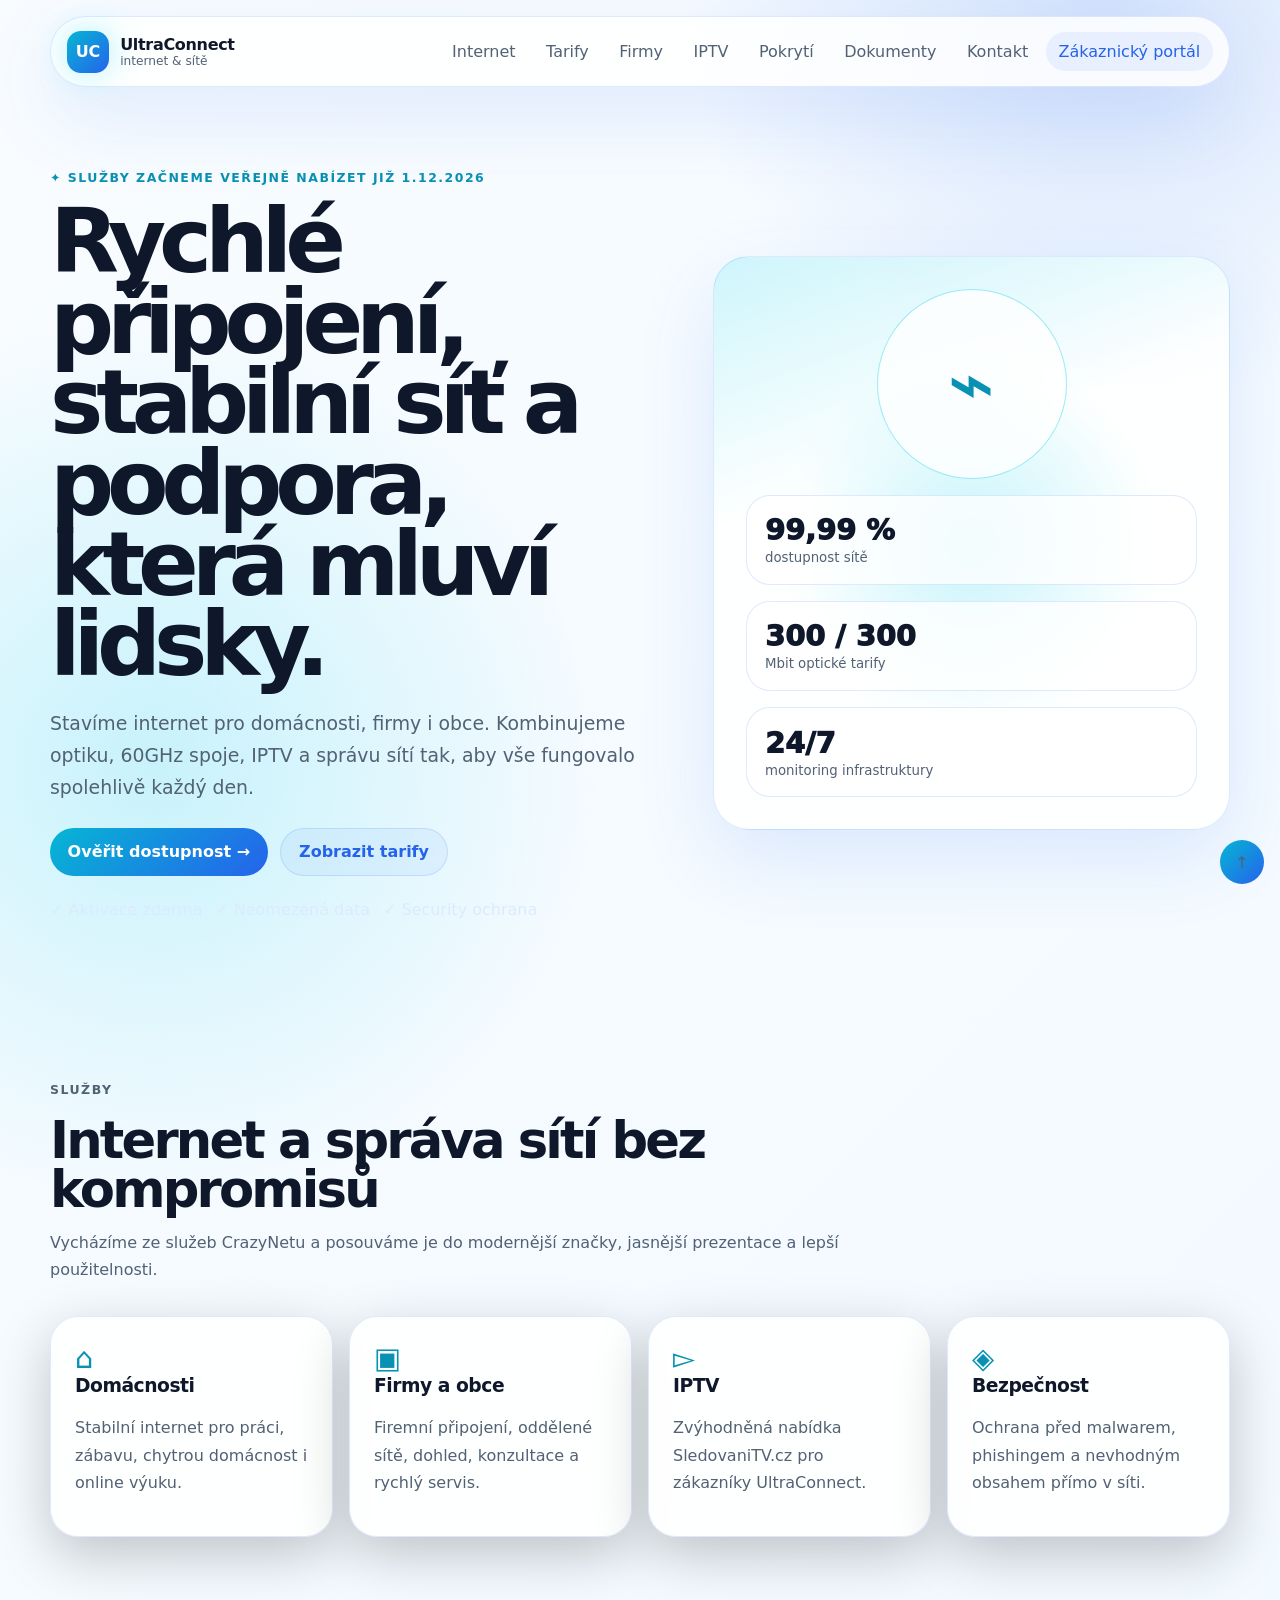
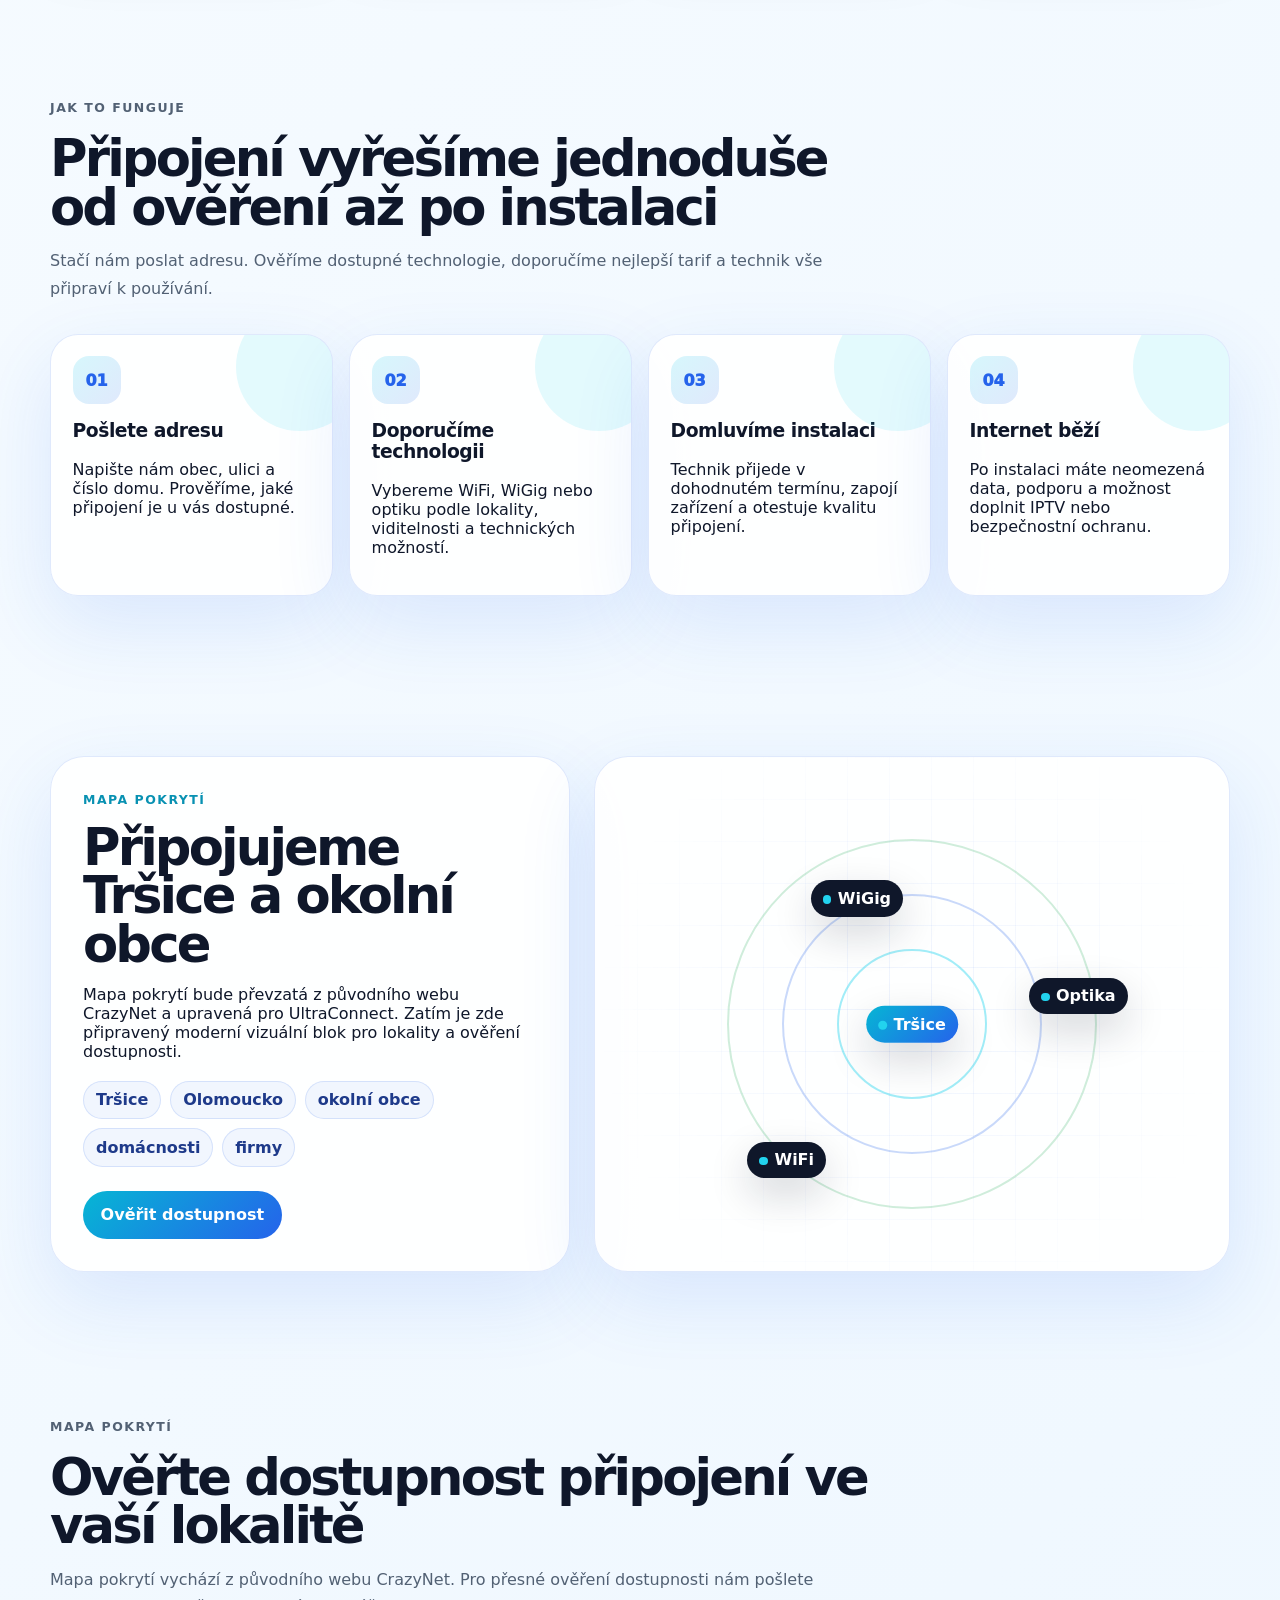
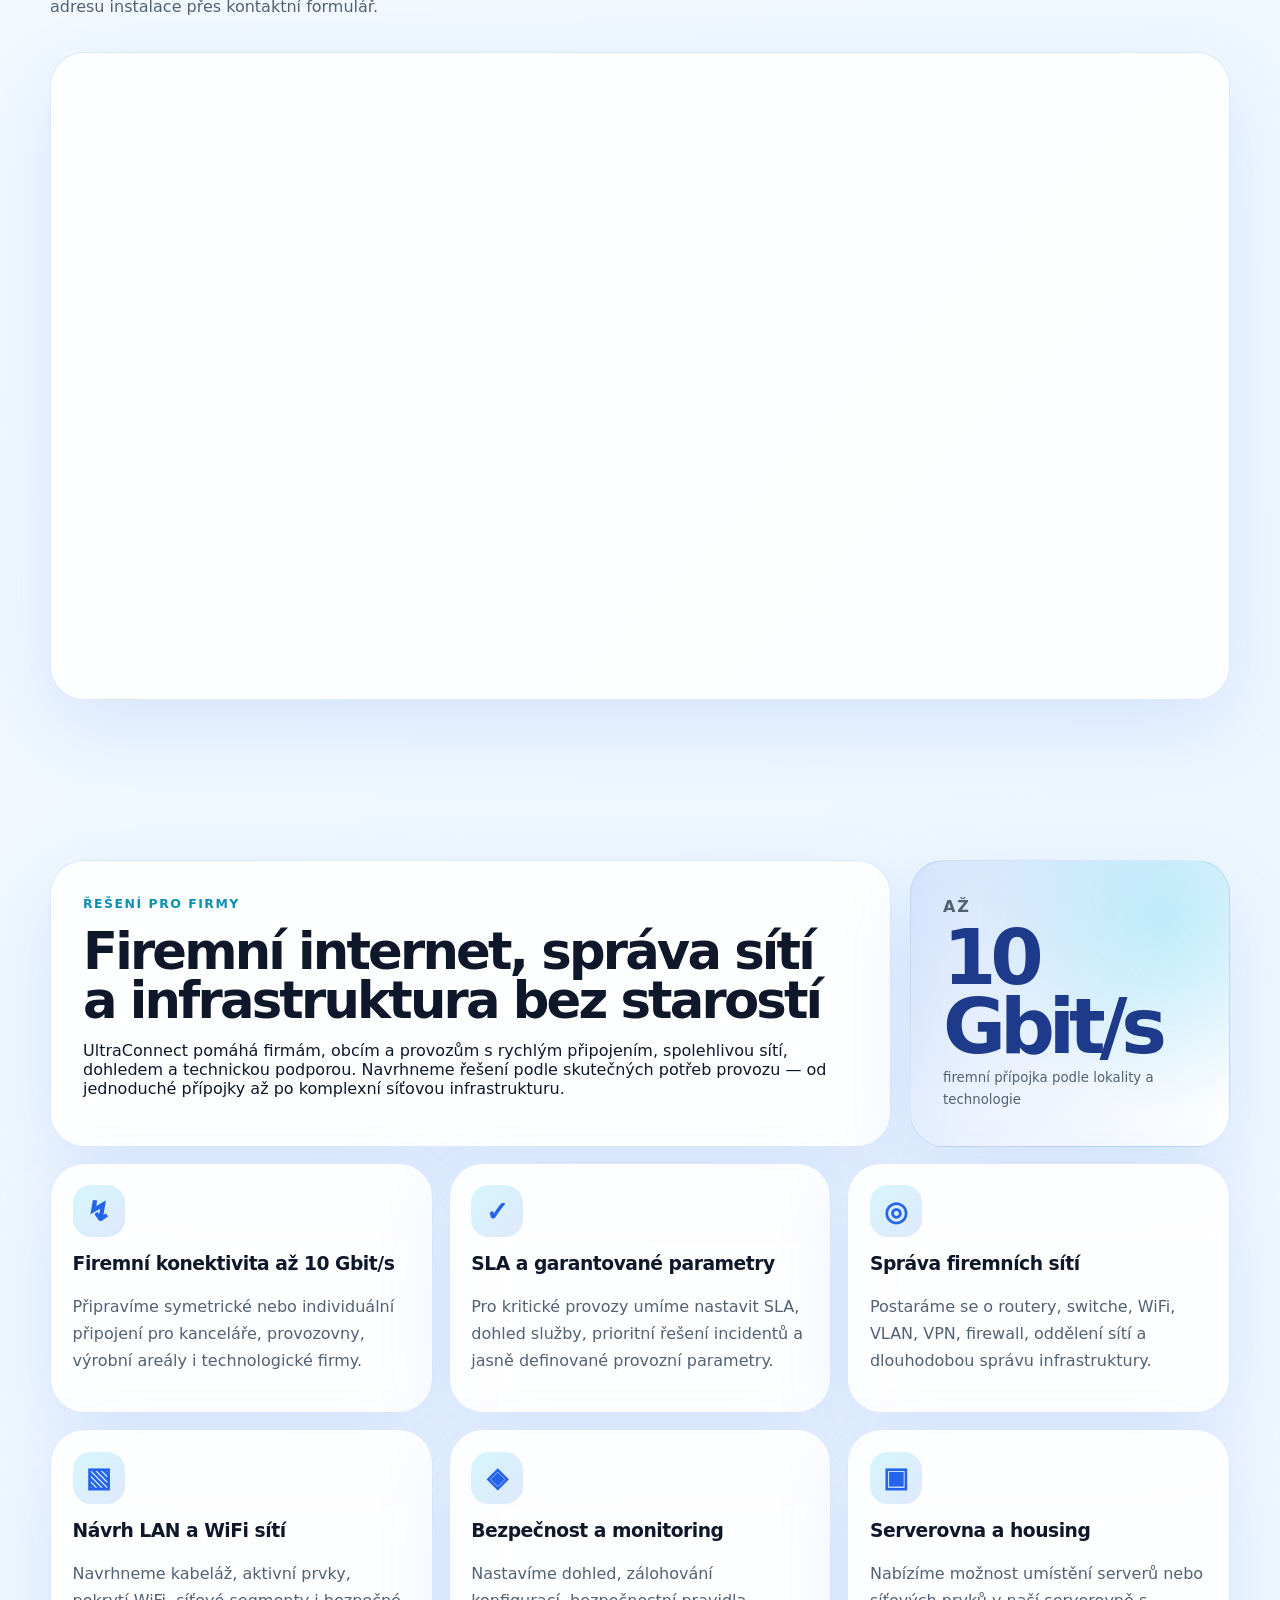
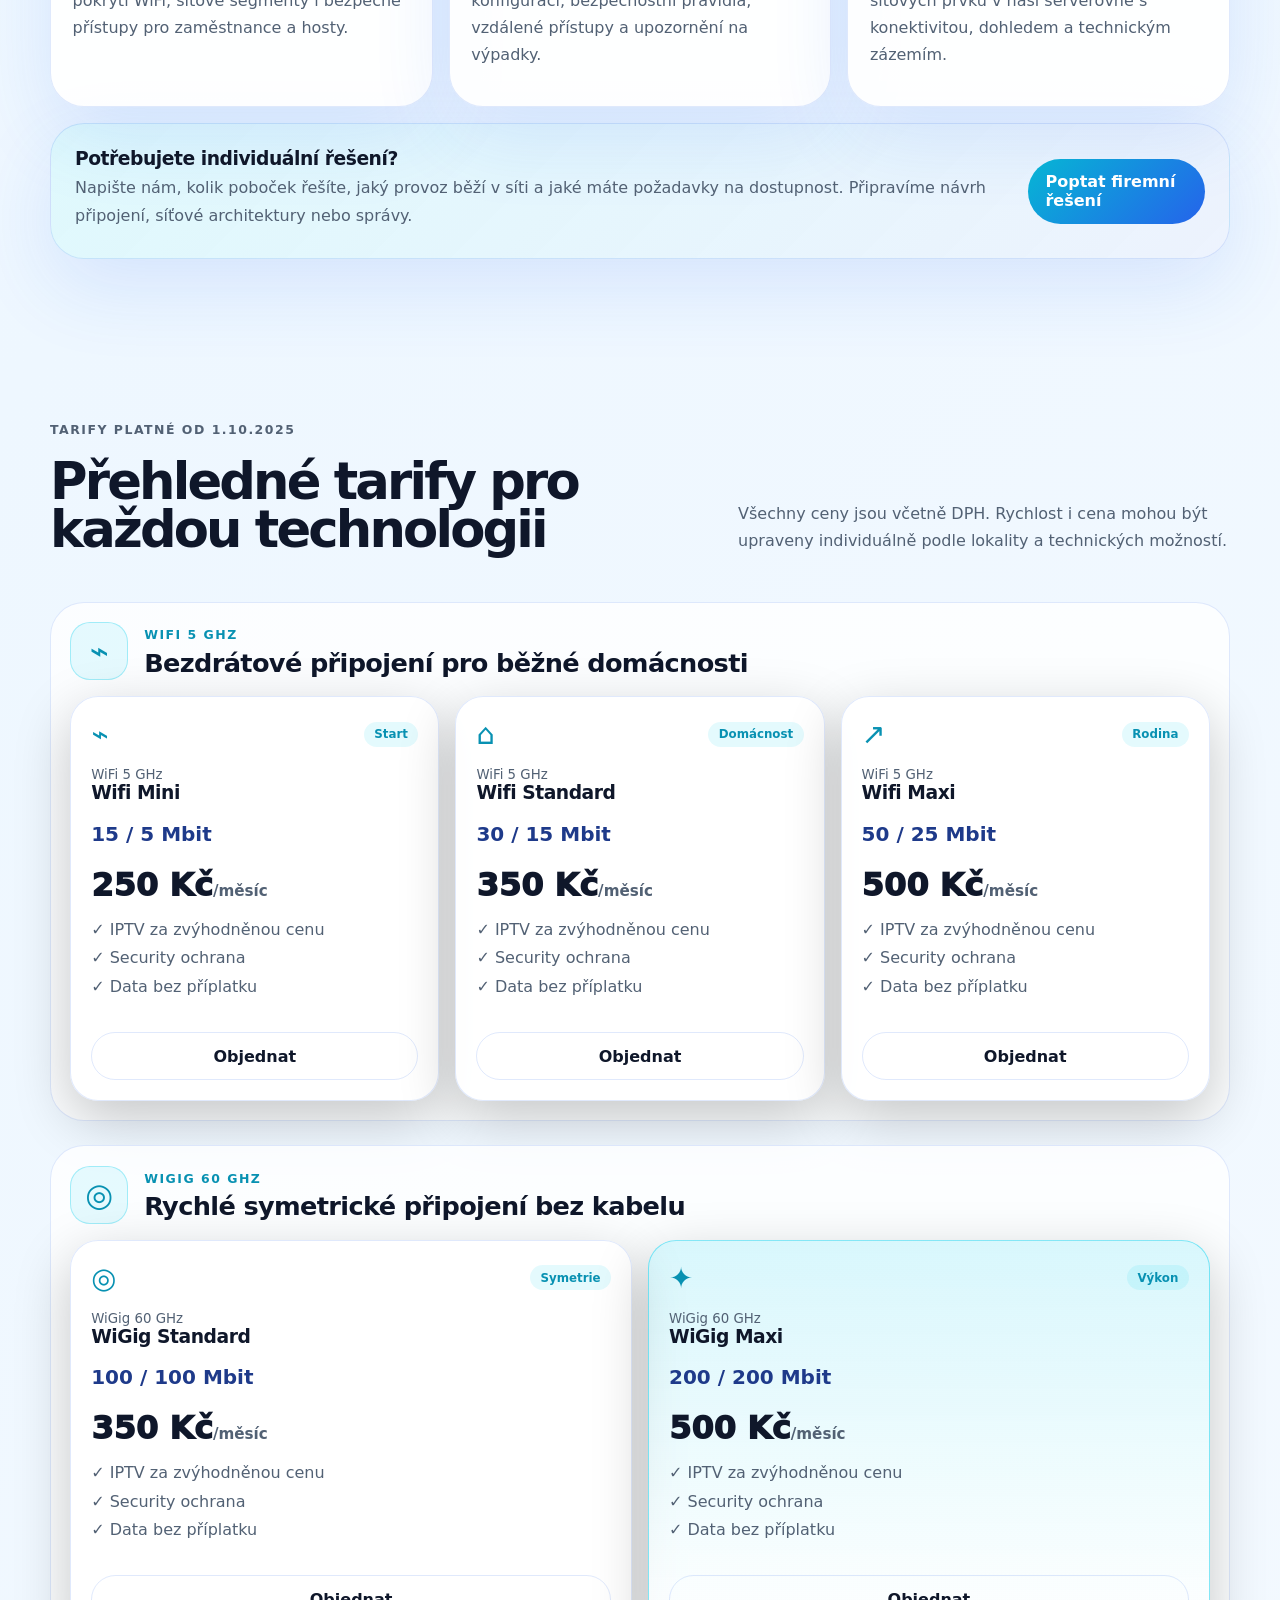
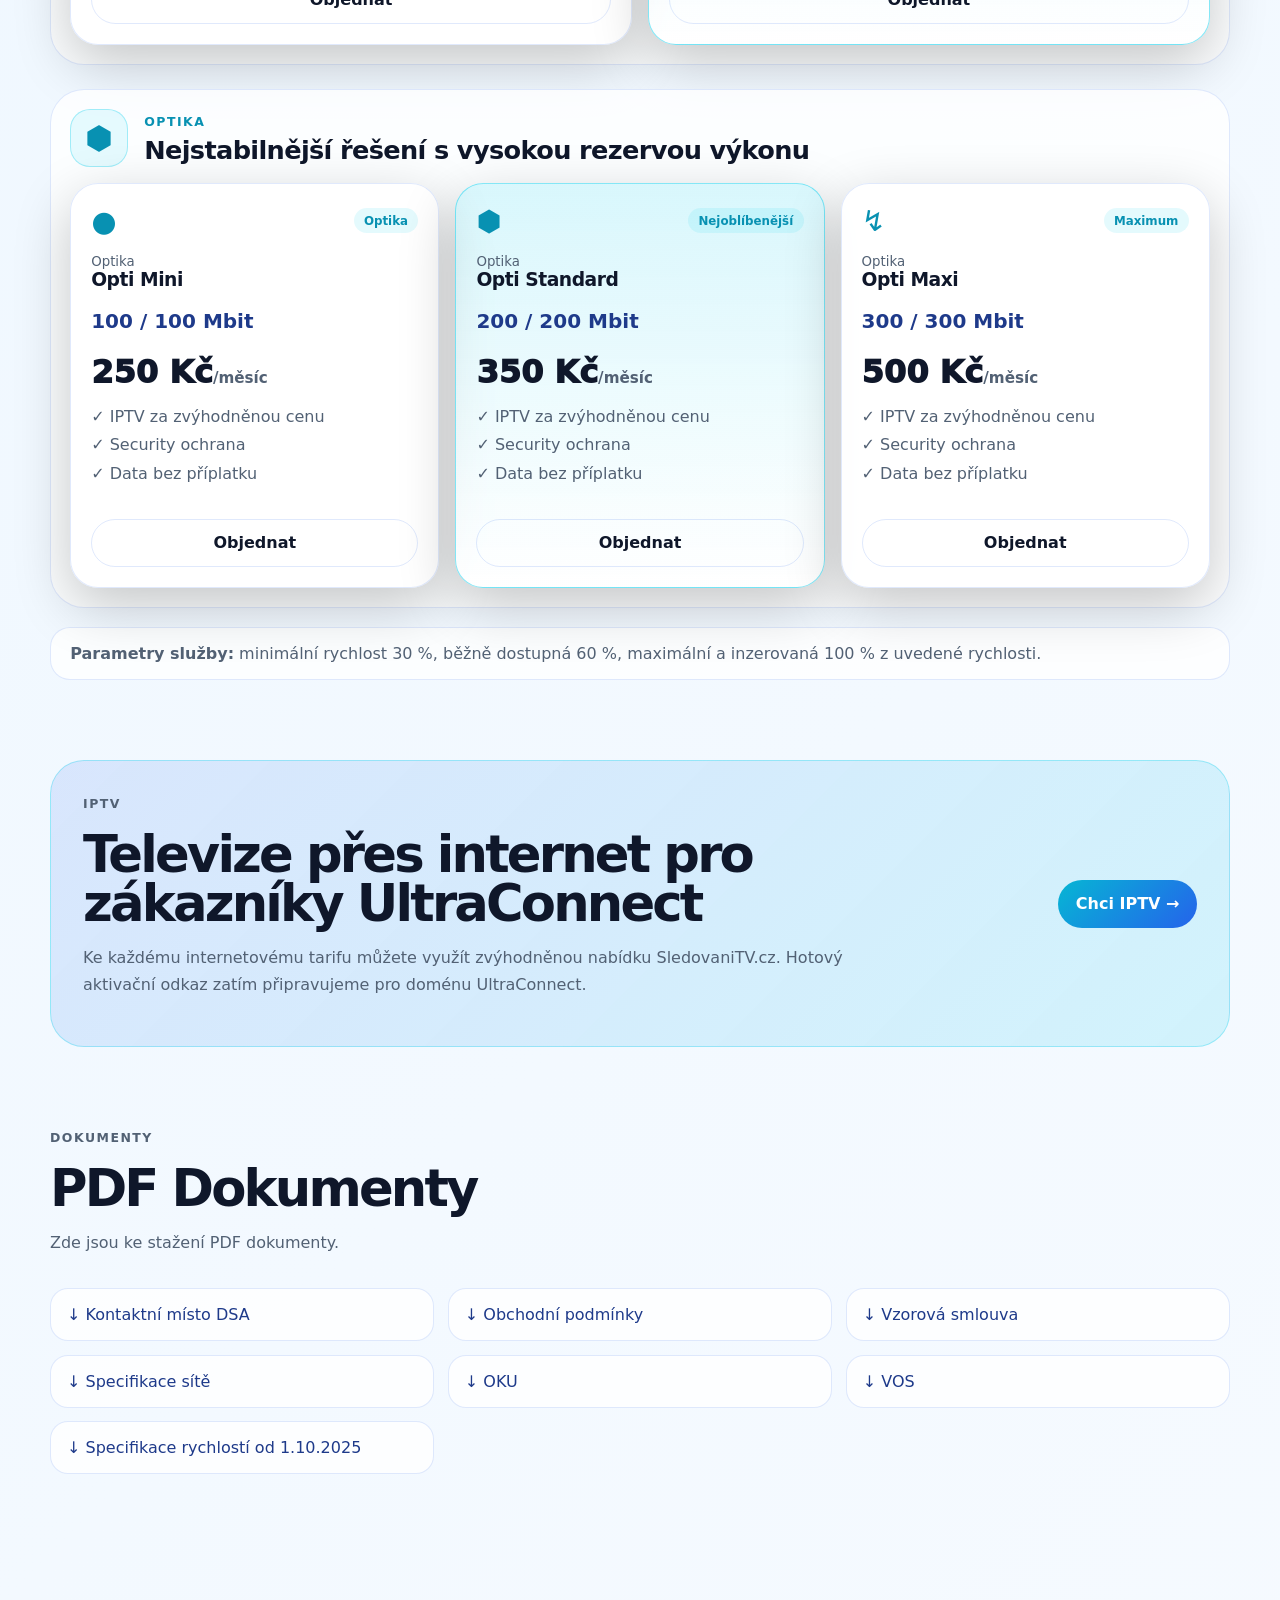
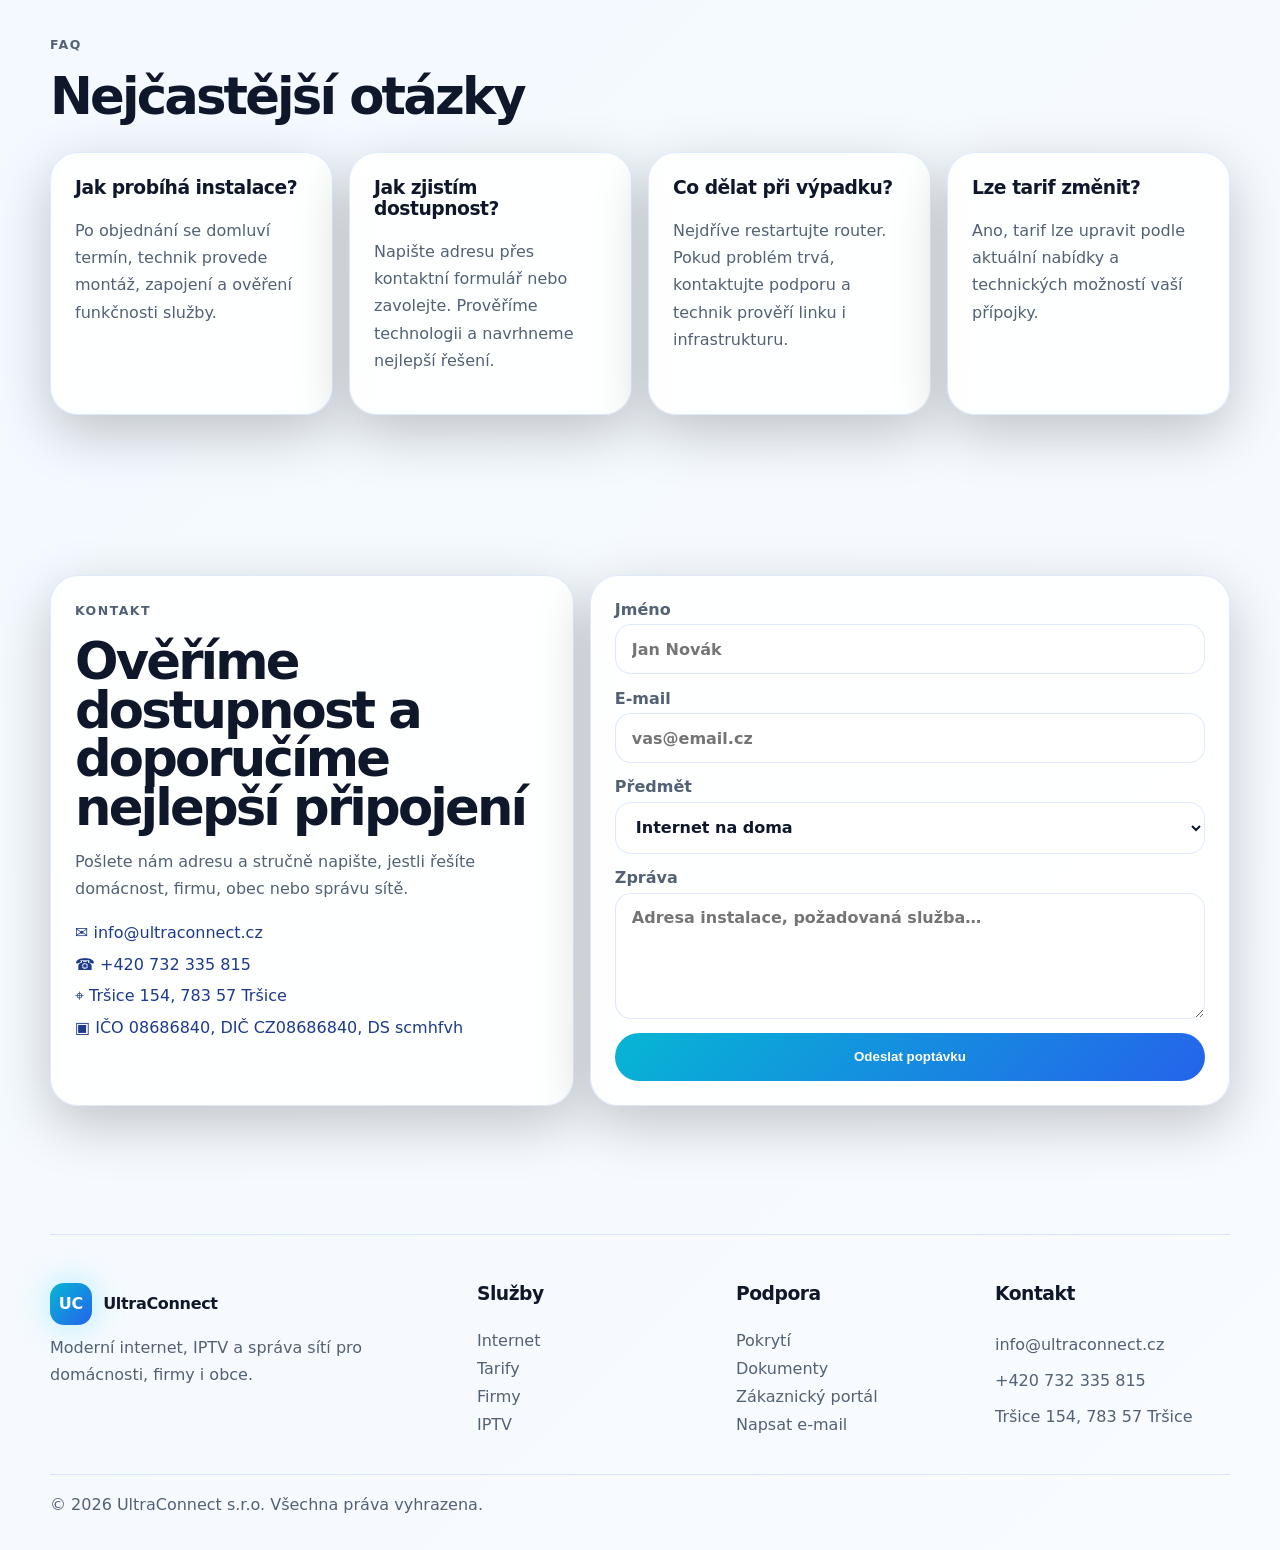
<file: index.html>
<!doctype html>
<html lang="cs">
<head>
  <meta charset="UTF-8" />
  <meta name="viewport" content="width=device-width, initial-scale=1.0" />
  <meta name="description" content="UltraConnect – rychlý internet, IPTV, správa sítí a servis pro domácnosti, firmy i obce." />
  <title>UltraConnect | Moderní internet a správa sítí</title>
  <link rel="stylesheet" href="assets/styles.css" />
  <script defer src="assets/main.js"></script>
</head>
<body>
  <header class="site-header">
    <a class="brand" href="#top" aria-label="UltraConnect úvod">
      <span class="brand-mark">UC</span>
      <span>
        <strong>UltraConnect</strong>
        <small>internet &amp; sítě</small>
      </span>
    </a>

    <button class="menu-toggle" type="button" aria-label="Otevřít menu" aria-expanded="false">☰</button>

    <nav aria-label="Hlavní navigace">
      <a href="#internet">Internet</a>
      <a href="#tarify">Tarify</a>
      <a href="#firmy">Firmy</a>
      <a href="#iptv">IPTV</a>
      <a href="#pokryti">Pokrytí</a>
      <a href="#dokumenty">Dokumenty</a>
      <a href="#kontakt">Kontakt</a>
      <a class="portal-link" href="https://portal.ultraconnect.cz">Zákaznický portál</a>
    </nav>
  </header>

  <main>
    <section class="hero" id="top">
      <div class="hero-copy">
        <p class="eyebrow">✦ Služby začneme veřejně nabízet již 1.12.2026</p>
        <h1>Rychlé připojení, stabilní síť a podpora, která mluví lidsky.</h1>
        <p class="lead">
          Stavíme internet pro domácnosti, firmy i obce. Kombinujeme optiku, 60GHz spoje,
          IPTV a správu sítí tak, aby vše fungovalo spolehlivě každý den.
        </p>

        <div class="hero-actions">
          <a class="button primary" href="#kontakt">Ověřit dostupnost →</a>
          <a class="button secondary" href="#tarify">Zobrazit tarify</a>
        </div>

        <div class="trust-row">
          <span>✓ Aktivace zdarma</span>
          <span>✓ Neomezená data</span>
          <span>✓ Security ochrana</span>
        </div>
      </div>

      <div class="hero-card">
        <div class="signal-orb">⌁</div>
        <div class="metric">
          <span>99,99 %</span>
          <small>dostupnost sítě</small>
        </div>
        <div class="metric">
          <span>300 / 300</span>
          <small>Mbit optické tarify</small>
        </div>
        <div class="metric">
          <span>24/7</span>
          <small>monitoring infrastruktury</small>
        </div>
      </div>
    </section>

    <section class="section" id="internet">
      <div class="section-heading">
        <p class="eyebrow">Služby</p>
        <h2>Internet a správa sítí bez kompromisů</h2>
        <p>
          Vycházíme ze služeb CrazyNetu a posouváme je do modernější značky,
          jasnější prezentace a lepší použitelnosti.
        </p>
      </div>

      <div class="service-grid">
        <article class="service-card">
          <span class="card-icon">⌂</span>
          <h3>Domácnosti</h3>
          <p>Stabilní internet pro práci, zábavu, chytrou domácnost i online výuku.</p>
        </article>

        <article class="service-card">
          <span class="card-icon">▣</span>
          <h3>Firmy a obce</h3>
          <p>Firemní připojení, oddělené sítě, dohled, konzultace a rychlý servis.</p>
        </article>

        <article class="service-card">
          <span class="card-icon">▻</span>
          <h3>IPTV</h3>
          <p>Zvýhodněná nabídka SledovaniTV.cz pro zákazníky UltraConnect.</p>
        </article>

        <article class="service-card">
          <span class="card-icon">◈</span>
          <h3>Bezpečnost</h3>
          <p>Ochrana před malwarem, phishingem a nevhodným obsahem přímo v síti.</p>
        </article>
      </div>
    </section>


    <section class="section process" id="postup">
      <div class="section-heading">
        <p class="eyebrow">Jak to funguje</p>
        <h2>Připojení vyřešíme jednoduše od ověření až po instalaci</h2>
        <p>Stačí nám poslat adresu. Ověříme dostupné technologie, doporučíme nejlepší tarif a technik vše připraví k používání.</p>
      </div>

      <div class="process-grid">
        <article>
          <span class="step-number">01</span>
          <h3>Pošlete adresu</h3>
          <p>Napište nám obec, ulici a číslo domu. Prověříme, jaké připojení je u vás dostupné.</p>
        </article>
        <article>
          <span class="step-number">02</span>
          <h3>Doporučíme technologii</h3>
          <p>Vybereme WiFi, WiGig nebo optiku podle lokality, viditelnosti a technických možností.</p>
        </article>
        <article>
          <span class="step-number">03</span>
          <h3>Domluvíme instalaci</h3>
          <p>Technik přijede v dohodnutém termínu, zapojí zařízení a otestuje kvalitu připojení.</p>
        </article>
        <article>
          <span class="step-number">04</span>
          <h3>Internet běží</h3>
          <p>Po instalaci máte neomezená data, podporu a možnost doplnit IPTV nebo bezpečnostní ochranu.</p>
        </article>
      </div>
    </section>

    <section class="section coverage" id="pokryti">
      <div class="coverage-copy">
        <p class="eyebrow">Mapa pokrytí</p>
        <h2>Připojujeme Tršice a okolní obce</h2>
        <p>
          Mapa pokrytí bude převzatá z původního webu CrazyNet a upravená pro UltraConnect.
          Zatím je zde připravený moderní vizuální blok pro lokality a ověření dostupnosti.
        </p>
        <div class="coverage-tags">
          <span>Tršice</span>
          <span>Olomoucko</span>
          <span>okolní obce</span>
          <span>domácnosti</span>
          <span>firmy</span>
        </div>
        <a class="button primary" href="#kontakt">Ověřit dostupnost</a>
      </div>

      <div class="coverage-map" aria-label="Ilustrační mapa pokrytí">
        <div class="map-grid"></div>
        <span class="map-pin main">Tršice</span>
        <span class="map-pin north">WiGig</span>
        <span class="map-pin east">Optika</span>
        <span class="map-pin south">WiFi</span>
        <div class="coverage-ring ring-one"></div>
        <div class="coverage-ring ring-two"></div>
        <div class="coverage-ring ring-three"></div>
      </div>
    </section>


    <section class="section coverage-full" id="pokryti">
      <div class="section-heading">
        <p class="eyebrow">Mapa pokrytí</p>
        <h2>Ověřte dostupnost připojení ve vaší lokalitě</h2>
        <p>
          Mapa pokrytí vychází z původního webu CrazyNet. Pro přesné ověření dostupnosti
          nám pošlete adresu instalace přes kontaktní formulář.
        </p>
      </div>

      <div class="google-map-large">
        <iframe
          src="https://www.google.com/maps/d/embed?mid=1wX5KwB5wlGnXSCL4EaLtPEYYNcEY6wxV&amp;hl=cs&amp;ehbc=2E312F"
          loading="lazy"
          allowfullscreen
          referrerpolicy="no-referrer-when-downgrade"
          title="Mapa pokrytí UltraConnect">
        </iframe>
      </div>
    </section>


    <section class="section business" id="firmy">
      <div class="business-hero">
        <div>
          <p class="eyebrow">Řešení pro firmy</p>
          <h2>Firemní internet, správa sítí a infrastruktura bez starostí</h2>
          <p>
            UltraConnect pomáhá firmám, obcím a provozům s rychlým připojením,
            spolehlivou sítí, dohledem a technickou podporou. Navrhneme řešení podle
            skutečných potřeb provozu — od jednoduché přípojky až po komplexní síťovou infrastrukturu.
          </p>
        </div>

        <div class="business-speed-card">
          <span>Až</span>
          <strong>10 Gbit/s</strong>
          <small>firemní přípojka podle lokality a technologie</small>
        </div>
      </div>

      <div class="business-grid">
        <article class="business-card">
          <span class="business-icon">↯</span>
          <h3>Firemní konektivita až 10 Gbit/s</h3>
          <p>
            Připravíme symetrické nebo individuální připojení pro kanceláře, provozovny,
            výrobní areály i technologické firmy.
          </p>
        </article>

        <article class="business-card">
          <span class="business-icon">✓</span>
          <h3>SLA a garantované parametry</h3>
          <p>
            Pro kritické provozy umíme nastavit SLA, dohled služby, prioritní řešení incidentů
            a jasně definované provozní parametry.
          </p>
        </article>

        <article class="business-card">
          <span class="business-icon">◎</span>
          <h3>Správa firemních sítí</h3>
          <p>
            Postaráme se o routery, switche, WiFi, VLAN, VPN, firewall, oddělení sítí
            a dlouhodobou správu infrastruktury.
          </p>
        </article>

        <article class="business-card">
          <span class="business-icon">▧</span>
          <h3>Návrh LAN a WiFi sítí</h3>
          <p>
            Navrhneme kabeláž, aktivní prvky, pokrytí WiFi, síťové segmenty i bezpečné
            přístupy pro zaměstnance a hosty.
          </p>
        </article>

        <article class="business-card">
          <span class="business-icon">◈</span>
          <h3>Bezpečnost a monitoring</h3>
          <p>
            Nastavíme dohled, zálohování konfigurací, bezpečnostní pravidla, vzdálené přístupy
            a upozornění na výpadky.
          </p>
        </article>

        <article class="business-card">
          <span class="business-icon">▣</span>
          <h3>Serverovna a housing</h3>
          <p>
            Nabízíme možnost umístění serverů nebo síťových prvků v naší serverovně
            s konektivitou, dohledem a technickým zázemím.
          </p>
        </article>
      </div>

      <div class="business-panel">
        <div>
          <h3>Potřebujete individuální řešení?</h3>
          <p>
            Napište nám, kolik poboček řešíte, jaký provoz běží v síti a jaké máte požadavky
            na dostupnost. Připravíme návrh připojení, síťové architektury nebo správy.
          </p>
        </div>
        <a class="button primary" href="#kontakt">Poptat firemní řešení</a>
      </div>
    </section>

    <section class="section tariffs" id="tarify">
      <div class="section-heading split">
        <div>
          <p class="eyebrow">Tarify platné od 1.10.2025</p>
          <h2>Přehledné tarify pro každou technologii</h2>
        </div>
        <p>
          Všechny ceny jsou včetně DPH. Rychlost i cena mohou být upraveny individuálně
          podle lokality a technických možností.
        </p>
      </div>

      <div class="tariff-groups">
  <section class="plan-category">
    <div class="category-heading">
      <span class="category-icon">⌁</span>
      <div>
        <p class="eyebrow">WiFi 5 GHz</p>
        <h3>Bezdrátové připojení pro běžné domácnosti</h3>
      </div>
    </div>

    <div class="plan-grid">
      <article class="plan-card">
        <div class="plan-top"><span class="plan-icon">⌁</span><span>Start</span></div>
        <small>WiFi 5 GHz</small>
        <h3>Wifi Mini</h3>
        <p class="speed">15 / 5 Mbit</p>
        <p class="price">250 Kč<span>/měsíc</span></p>
        <ul>
          <li>✓ IPTV za zvýhodněnou cenu</li>
          <li>✓ Security ochrana</li>
          <li>✓ Data bez příplatku</li>
        </ul>
        <a href="#kontakt" class="button compact">Objednat</a>
      </article>

      <article class="plan-card">
        <div class="plan-top"><span class="plan-icon">⌂</span><span>Domácnost</span></div>
        <small>WiFi 5 GHz</small>
        <h3>Wifi Standard</h3>
        <p class="speed">30 / 15 Mbit</p>
        <p class="price">350 Kč<span>/měsíc</span></p>
        <ul>
          <li>✓ IPTV za zvýhodněnou cenu</li>
          <li>✓ Security ochrana</li>
          <li>✓ Data bez příplatku</li>
        </ul>
        <a href="#kontakt" class="button compact">Objednat</a>
      </article>

      <article class="plan-card">
        <div class="plan-top"><span class="plan-icon">↗</span><span>Rodina</span></div>
        <small>WiFi 5 GHz</small>
        <h3>Wifi Maxi</h3>
        <p class="speed">50 / 25 Mbit</p>
        <p class="price">500 Kč<span>/měsíc</span></p>
        <ul>
          <li>✓ IPTV za zvýhodněnou cenu</li>
          <li>✓ Security ochrana</li>
          <li>✓ Data bez příplatku</li>
        </ul>
        <a href="#kontakt" class="button compact">Objednat</a>
      </article>
    </div>
  </section>

  <section class="plan-category">
    <div class="category-heading">
      <span class="category-icon">◎</span>
      <div>
        <p class="eyebrow">WiGig 60 GHz</p>
        <h3>Rychlé symetrické připojení bez kabelu</h3>
      </div>
    </div>

    <div class="plan-grid two">
      <article class="plan-card">
        <div class="plan-top"><span class="plan-icon">◎</span><span>Symetrie</span></div>
        <small>WiGig 60 GHz</small>
        <h3>WiGig Standard</h3>
        <p class="speed">100 / 100 Mbit</p>
        <p class="price">350 Kč<span>/měsíc</span></p>
        <ul>
          <li>✓ IPTV za zvýhodněnou cenu</li>
          <li>✓ Security ochrana</li>
          <li>✓ Data bez příplatku</li>
        </ul>
        <a href="#kontakt" class="button compact">Objednat</a>
      </article>

      <article class="plan-card featured">
        <div class="plan-top"><span class="plan-icon">✦</span><span>Výkon</span></div>
        <small>WiGig 60 GHz</small>
        <h3>WiGig Maxi</h3>
        <p class="speed">200 / 200 Mbit</p>
        <p class="price">500 Kč<span>/měsíc</span></p>
        <ul>
          <li>✓ IPTV za zvýhodněnou cenu</li>
          <li>✓ Security ochrana</li>
          <li>✓ Data bez příplatku</li>
        </ul>
        <a href="#kontakt" class="button compact">Objednat</a>
      </article>
    </div>
  </section>

  <section class="plan-category">
    <div class="category-heading">
      <span class="category-icon">⬢</span>
      <div>
        <p class="eyebrow">Optika</p>
        <h3>Nejstabilnější řešení s vysokou rezervou výkonu</h3>
      </div>
    </div>

    <div class="plan-grid">
      <article class="plan-card">
        <div class="plan-top"><span class="plan-icon">●</span><span>Optika</span></div>
        <small>Optika</small>
        <h3>Opti Mini</h3>
        <p class="speed">100 / 100 Mbit</p>
        <p class="price">250 Kč<span>/měsíc</span></p>
        <ul>
          <li>✓ IPTV za zvýhodněnou cenu</li>
          <li>✓ Security ochrana</li>
          <li>✓ Data bez příplatku</li>
        </ul>
        <a href="#kontakt" class="button compact">Objednat</a>
      </article>

      <article class="plan-card featured">
        <div class="plan-top"><span class="plan-icon">⬢</span><span>Nejoblíbenější</span></div>
        <small>Optika</small>
        <h3>Opti Standard</h3>
        <p class="speed">200 / 200 Mbit</p>
        <p class="price">350 Kč<span>/měsíc</span></p>
        <ul>
          <li>✓ IPTV za zvýhodněnou cenu</li>
          <li>✓ Security ochrana</li>
          <li>✓ Data bez příplatku</li>
        </ul>
        <a href="#kontakt" class="button compact">Objednat</a>
      </article>

      <article class="plan-card">
        <div class="plan-top"><span class="plan-icon">↯</span><span>Maximum</span></div>
        <small>Optika</small>
        <h3>Opti Maxi</h3>
        <p class="speed">300 / 300 Mbit</p>
        <p class="price">500 Kč<span>/měsíc</span></p>
        <ul>
          <li>✓ IPTV za zvýhodněnou cenu</li>
          <li>✓ Security ochrana</li>
          <li>✓ Data bez příplatku</li>
        </ul>
        <a href="#kontakt" class="button compact">Objednat</a>
      </article>
    </div>
  </section>
</div>

      <div class="notice">
        <strong>Parametry služby:</strong> minimální rychlost 30 %, běžně dostupná 60 %,
        maximální a inzerovaná 100 % z uvedené rychlosti.
      </div>
    </section>

    <section class="section highlight" id="iptv">
      <div>
        <p class="eyebrow">IPTV</p>
        <h2>Televize přes internet pro zákazníky UltraConnect</h2>
        <p>
          Ke každému internetovému tarifu můžete využít zvýhodněnou nabídku SledovaniTV.cz.
          Hotový aktivační odkaz zatím připravujeme pro doménu UltraConnect.
        </p>
      </div>
      <a class="button primary" href="#kontakt">Chci IPTV →</a>
    </section>

    <section class="section" id="dokumenty">
      <div class="section-heading">
        <p class="eyebrow">Dokumenty</p>
        <h2>PDF Dokumenty</h2>
        <p>
          Zde jsou ke stažení PDF dokumenty</code>.
        </p>
      </div>

      <div class="documents">
          <a href="public/dokumenty/kontaktni-misto-dsa.pdf">↓ Kontaktní místo DSA</a>

        <a href="public/dokumenty/obchodni-podminky.pdf">↓ Obchodní podmínky</a>
        <a href="public/dokumenty/vzorova-smlouva.pdf">↓ Vzorová smlouva</a>
        <a href="public/dokumenty/specifikace-site.pdf">↓ Specifikace sítě</a>
        <a href="public/dokumenty/oku.pdf">↓ OKU</a>
        <a href="public/dokumenty/vseobecne-obchodni-smluvni-podminky.pdf">↓ VOS</a>
        <a href="public/dokumenty/specifikace-rychlosti-od-1-10-2025.pdf">↓ Specifikace rychlostí od 1.10.2025</a>
      </div>
    </section>

    <section class="section faq">
      <div class="section-heading">
        <p class="eyebrow">FAQ</p>
        <h2>Nejčastější otázky</h2>
      </div>

      <div class="faq-grid">
        <article>
          <h3>Jak probíhá instalace?</h3>
          <p>Po objednání se domluví termín, technik provede montáž, zapojení a ověření funkčnosti služby.</p>
        </article>

        <article>
          <h3>Jak zjistím dostupnost?</h3>
          <p>Napište adresu přes kontaktní formulář nebo zavolejte. Prověříme technologii a navrhneme nejlepší řešení.</p>
        </article>

        <article>
          <h3>Co dělat při výpadku?</h3>
          <p>Nejdříve restartujte router. Pokud problém trvá, kontaktujte podporu a technik prověří linku i infrastrukturu.</p>
        </article>

        <article>
          <h3>Lze tarif změnit?</h3>
          <p>Ano, tarif lze upravit podle aktuální nabídky a technických možností vaší přípojky.</p>
        </article>
      </div>
    </section>

    <section class="section contact" id="kontakt">
      <div class="contact-card">
        <p class="eyebrow">Kontakt</p>
        <h2>Ověříme dostupnost a doporučíme nejlepší připojení</h2>
        <p>
          Pošlete nám adresu a stručně napište, jestli řešíte domácnost, firmu,
          obec nebo správu sítě.
        </p>

        <div class="contact-list">
          <a href="mailto:info@ultraconnect.cz">✉ info@ultraconnect.cz</a>
          <a href="tel:+420732335815">☎ +420 732 335 815</a>
          <span>⌖ Tršice 154, 783 57 Tršice</span>
          <span>▣ IČO 08686840, DIČ CZ08686840, DS scmhfvh</span>
        </div>
      </div>

      <form class="contact-form" name="kontakt" method="post">
        <label>Jméno<input name="jmeno" type="text" placeholder="Jan Novák" required /></label>
        <label>E-mail<input name="email" type="email" placeholder="vas@email.cz" required /></label>
        <label>
          Předmět
          <select name="predmet">
            <option>Internet na doma</option>
            <option>Internet pro firmy</option>
            <option>Správa sítí</option>
            <option>IPTV</option>
            <option>Ostatní</option>
          </select>
        </label>
        <label>Zpráva<textarea name="zprava" rows="5" placeholder="Adresa instalace, požadovaná služba…" required></textarea></label>
        <button class="button primary" type="submit">Odeslat poptávku</button>
      </form>
    </section>
  </main>

  <footer>
    <div>
      <a class="brand footer-brand" href="#top">
        <span class="brand-mark">UC</span>
        <strong>UltraConnect</strong>
      </a>
      <p>Moderní internet, IPTV a správa sítí pro domácnosti, firmy i obce.</p>
    </div>

    <div>
      <h3>Služby</h3>
      <a href="#internet">Internet</a>
      <a href="#tarify">Tarify</a>
      <a href="#firmy">Firmy</a>
      <a href="#iptv">IPTV</a>
    </div>

    <div>
      <h3>Podpora</h3>
      <a href="#pokryti">Pokrytí</a>
      <a href="#dokumenty">Dokumenty</a>
      <a href="https://portal.ultraconnect.cz">Zákaznický portál</a>
      <a href="mailto:info@ultraconnect.cz">Napsat e-mail</a>
    </div>

    <div>
      <h3>Kontakt</h3>
      <span>info@ultraconnect.cz</span>
      <span>+420 732 335 815</span>
      <span>Tršice 154, 783 57 Tršice</span>
    </div>

    <p class="copyright">© 2026 UltraConnect s.r.o. Všechna práva vyhrazena.</p>
    <a class="to-top" href="#top" aria-label="Zpět nahoru">↑</a>
  </footer>
</body>
</html>
</file>
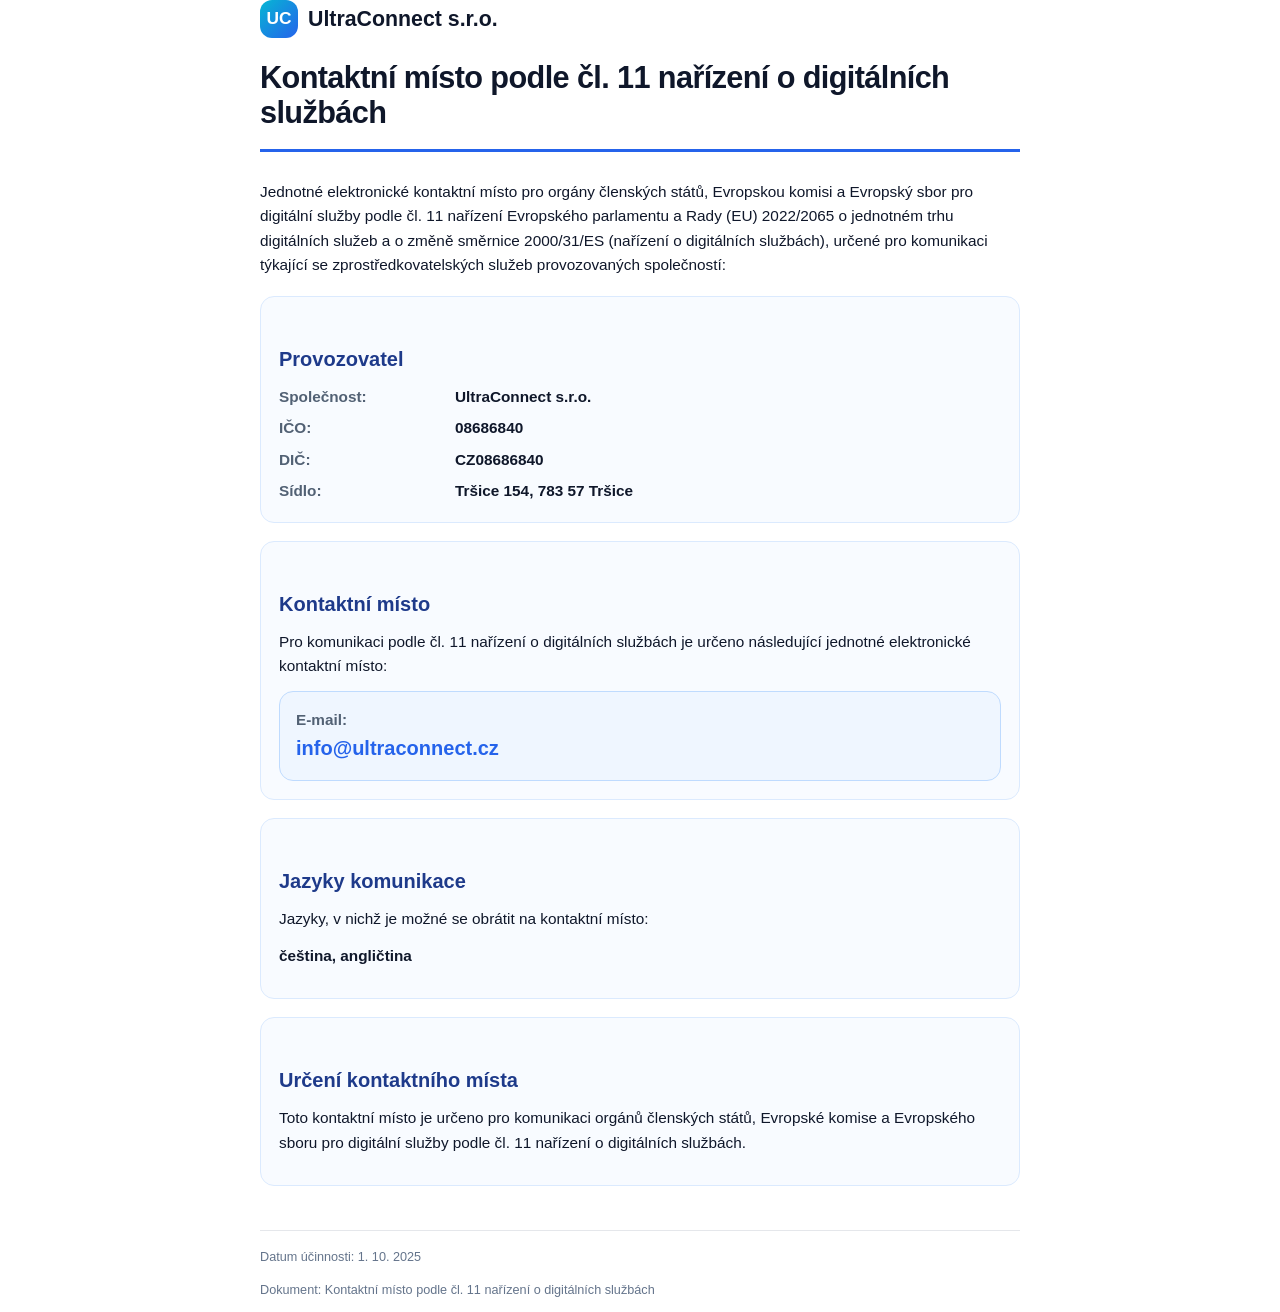
<file: public/dokumenty/kontaktni-misto-dsa.html>
<!doctype html>
<html lang="cs">
<head>
  <meta charset="UTF-8">
  <title>Kontaktní místo podle čl. 11 nařízení o digitálních službách</title>
  <style>
    @page {
      size: A4;
      margin: 22mm;
    }

    body {
      margin: 0;
      font-family: Arial, Helvetica, sans-serif;
      color: #0f172a;
      background: #ffffff;
      line-height: 1.6;
      font-size: 11.5pt;
    }

    .document {
      max-width: 760px;
      margin: 0 auto;
    }

    .header {
      padding-bottom: 18px;
      margin-bottom: 28px;
      border-bottom: 3px solid #2563eb;
    }

    .brand {
      display: inline-flex;
      align-items: center;
      gap: 10px;
      margin-bottom: 22px;
      color: #0f172a;
      font-weight: 700;
      font-size: 16pt;
    }

    .brand-mark {
      display: inline-grid;
      place-items: center;
      width: 38px;
      height: 38px;
      border-radius: 12px;
      color: #ffffff;
      background: linear-gradient(135deg, #06b6d4, #2563eb);
      font-weight: 900;
      font-size: 13pt;
    }

    h1 {
      margin: 0;
      color: #0f172a;
      font-size: 23pt;
      line-height: 1.15;
      letter-spacing: -0.02em;
    }

    h2 {
      margin-top: 28px;
      margin-bottom: 10px;
      color: #1e3a8a;
      font-size: 15pt;
    }

    p {
      margin: 0 0 12px;
    }

    .box {
      margin: 18px 0;
      padding: 18px;
      border: 1px solid #dbeafe;
      border-radius: 14px;
      background: #f8fbff;
    }

    .info-grid {
      display: grid;
      grid-template-columns: 160px 1fr;
      gap: 7px 16px;
    }

    .label {
      color: #526174;
      font-weight: 700;
    }

    .value {
      color: #0f172a;
      font-weight: 600;
    }

    .contact {
      margin-top: 10px;
      padding: 16px;
      border-radius: 14px;
      background: #eff6ff;
      border: 1px solid #bfdbfe;
    }

    .email {
      font-size: 15pt;
      font-weight: 800;
      color: #2563eb;
    }

    .footer {
      margin-top: 44px;
      padding-top: 16px;
      border-top: 1px solid #e5e7eb;
      color: #64748b;
      font-size: 9.5pt;
    }
  </style>
</head>
<body>
  <main class="document">
    <header class="header">
      <div class="brand">
        <span class="brand-mark">UC</span>
        <span>UltraConnect s.r.o.</span>
      </div>

      <h1>Kontaktní místo podle čl. 11 nařízení o digitálních službách</h1>
    </header>

    <p>
      Jednotné elektronické kontaktní místo pro orgány členských států,
      Evropskou komisi a Evropský sbor pro digitální služby podle čl. 11
      nařízení Evropského parlamentu a Rady (EU) 2022/2065 o jednotném trhu
      digitálních služeb a o změně směrnice 2000/31/ES
      (nařízení o digitálních službách), určené pro komunikaci týkající se
      zprostředkovatelských služeb provozovaných společností:
    </p>

    <section class="box">
      <h2>Provozovatel</h2>
      <div class="info-grid">
        <div class="label">Společnost:</div>
        <div class="value">UltraConnect s.r.o.</div>

        <div class="label">IČO:</div>
        <div class="value">08686840</div>

        <div class="label">DIČ:</div>
        <div class="value">CZ08686840</div>

        <div class="label">Sídlo:</div>
        <div class="value">Tršice 154, 783 57 Tršice</div>
      </div>
    </section>

    <section class="box">
      <h2>Kontaktní místo</h2>
      <p>
        Pro komunikaci podle čl. 11 nařízení o digitálních službách je určeno
        následující jednotné elektronické kontaktní místo:
      </p>

      <div class="contact">
        <div class="label">E-mail:</div>
        <div class="email">info@ultraconnect.cz</div>
      </div>
    </section>

    <section class="box">
      <h2>Jazyky komunikace</h2>
      <p>
        Jazyky, v nichž je možné se obrátit na kontaktní místo:
      </p>
      <p class="value">čeština, angličtina</p>
    </section>

    <section class="box">
      <h2>Určení kontaktního místa</h2>
      <p>
        Toto kontaktní místo je určeno pro komunikaci orgánů členských států,
        Evropské komise a Evropského sboru pro digitální služby podle čl. 11
        nařízení o digitálních službách.
      </p>
    </section>

    <footer class="footer">
      <p>Datum účinnosti: 1. 10. 2025</p>
      <p>Dokument: Kontaktní místo podle čl. 11 nařízení o digitálních službách</p>
    </footer>
  </main>
</body>
</html>
</file>
<file: assets/styles.css>
:root {
  color-scheme: dark;
  font-family: Inter, ui-sans-serif, system-ui, -apple-system, BlinkMacSystemFont, "Segoe UI", sans-serif;
  --bg: #050712;
  --panel: rgba(15, 23, 42, 0.78);
  --text: #f8fafc;
  --muted: #a7b0c5;
  --cyan: #22d3ee;
  --blue: #2563eb;
  --lime: #a3e635;
  --line: rgba(148, 163, 184, 0.2);
  --shadow: 0 28px 80px rgba(0, 0, 0, 0.42);
}

* {
  box-sizing: border-box;
}

html {
  scroll-behavior: smooth;
}

body {
  margin: 0;
  background:
    radial-gradient(circle at 12% 10%, rgba(37, 99, 235, 0.35), transparent 28rem),
    radial-gradient(circle at 90% 0%, rgba(34, 211, 238, 0.22), transparent 24rem),
    linear-gradient(135deg, #020617 0%, #07111f 48%, #071827 100%);
  color: var(--text);
}

a {
  color: inherit;
  text-decoration: none;
}

code {
  color: var(--lime);
}

.site-header {
  position: sticky;
  top: 0;
  z-index: 20;
  display: flex;
  align-items: center;
  justify-content: space-between;
  gap: 1rem;
  width: min(1180px, calc(100% - 2rem));
  margin: 1rem auto 0;
  padding: 0.85rem 1rem;
  border: 1px solid var(--line);
  border-radius: 999px;
  background: rgba(2, 6, 23, 0.76);
  backdrop-filter: blur(18px);
  box-shadow: var(--shadow);
}

.brand {
  display: inline-flex;
  align-items: center;
  gap: 0.7rem;
}

.brand-mark {
  display: grid;
  place-items: center;
  width: 42px;
  height: 42px;
  border-radius: 14px;
  background: linear-gradient(135deg, var(--cyan), var(--blue));
  color: white;
  font-weight: 900;
  box-shadow: 0 0 32px rgba(34, 211, 238, 0.35);
}

.brand strong {
  display: block;
  letter-spacing: -0.02em;
}

.brand small {
  display: block;
  color: var(--muted);
  font-size: 0.76rem;
}

nav {
  display: flex;
  align-items: center;
  gap: 0.3rem;
}

nav a {
  color: var(--muted);
  padding: 0.65rem 0.8rem;
  border-radius: 999px;
  transition: 180ms ease;
}

nav a:hover,
.portal-link {
  color: var(--text);
  background: rgba(148, 163, 184, 0.12);
}

.menu-toggle {
  display: none;
  border: 0;
  background: transparent;
  color: white;
  font-size: 1.4rem;
}

main {
  overflow: hidden;
}

.hero,
.section {
  width: min(1180px, calc(100% - 2rem));
  margin-inline: auto;
}

.hero {
  display: grid;
  grid-template-columns: minmax(0, 1.1fr) minmax(320px, 0.9fr);
  gap: 2rem;
  align-items: center;
  min-height: 760px;
  padding: 5rem 0;
}

.eyebrow {
  display: inline-flex;
  align-items: center;
  gap: 0.45rem;
  margin: 0 0 1rem;
  color: var(--cyan);
  font-weight: 800;
  text-transform: uppercase;
  letter-spacing: 0.12em;
  font-size: 0.78rem;
}

h1,
h2,
h3,
p {
  margin-top: 0;
}

h1 {
  font-size: clamp(3rem, 7vw, 6.5rem);
  line-height: 0.9;
  letter-spacing: -0.08em;
  margin-bottom: 1.4rem;
}

h2 {
  font-size: clamp(2rem, 4vw, 3.6rem);
  line-height: 0.95;
  letter-spacing: -0.055em;
  margin-bottom: 1rem;
}

h3 {
  letter-spacing: -0.025em;
}

.lead,
.section-heading p,
.highlight p,
.contact-card p,
.service-card p,
.faq p,
footer p,
footer span {
  color: var(--muted);
  line-height: 1.7;
}

.lead {
  max-width: 650px;
  font-size: 1.18rem;
}

.hero-actions,
.trust-row {
  display: flex;
  align-items: center;
  flex-wrap: wrap;
  gap: 0.8rem;
  margin-top: 1.5rem;
}

.trust-row span {
  display: inline-flex;
  align-items: center;
  gap: 0.35rem;
  color: #dbeafe;
}

.button {
  display: inline-flex;
  align-items: center;
  justify-content: center;
  gap: 0.45rem;
  min-height: 48px;
  padding: 0.85rem 1.1rem;
  border: 1px solid var(--line);
  border-radius: 999px;
  font-weight: 850;
  transition: transform 180ms ease, border-color 180ms ease, background 180ms ease;
}

.button:hover {
  transform: translateY(-2px);
  border-color: rgba(34, 211, 238, 0.5);
}

.button.primary {
  background: linear-gradient(135deg, var(--cyan), var(--blue));
  color: white;
  border: 0;
}

.button.secondary {
  background: rgba(255, 255, 255, 0.06);
  color: var(--text);
}

.button.compact {
  width: 100%;
  min-height: 42px;
  margin-top: auto;
}

.hero-card {
  position: relative;
  display: grid;
  gap: 1rem;
  padding: 2rem;
  min-height: 520px;
  border: 1px solid var(--line);
  border-radius: 36px;
  background:
    linear-gradient(160deg, rgba(34, 211, 238, 0.16), transparent 36%),
    rgba(15, 23, 42, 0.74);
  box-shadow: var(--shadow);
  overflow: hidden;
}

.hero-card::before {
  content: '';
  position: absolute;
  inset: 12%;
  border-radius: 999px;
  background: radial-gradient(circle, rgba(34, 211, 238, 0.25), transparent 63%);
  filter: blur(8px);
}

.signal-orb {
  position: relative;
  align-self: center;
  justify-self: center;
  display: grid;
  place-items: center;
  width: 190px;
  height: 190px;
  border: 1px solid rgba(34, 211, 238, 0.45);
  border-radius: 50%;
  background: rgba(2, 6, 23, 0.55);
  color: var(--cyan);
  font-size: 5rem;
}

.metric {
  position: relative;
  padding: 1.1rem;
  border: 1px solid var(--line);
  border-radius: 24px;
  background: rgba(2, 6, 23, 0.55);
}

.metric span {
  display: block;
  font-size: 1.8rem;
  font-weight: 950;
}

.metric small {
  color: var(--muted);
}

.section {
  padding: 5rem 0;
}

.section-heading {
  max-width: 820px;
  margin-bottom: 2rem;
}

.section-heading.split {
  display: grid;
  grid-template-columns: 1fr 0.75fr;
  gap: 2rem;
  max-width: none;
  align-items: end;
}

.service-grid,
.faq-grid {
  display: grid;
  grid-template-columns: repeat(4, 1fr);
  gap: 1rem;
}

.service-card,
.faq article,
.plan-card,
.contact-card,
.contact-form {
  border: 1px solid var(--line);
  background: var(--panel);
  border-radius: 28px;
  box-shadow: 0 18px 55px rgba(0, 0, 0, 0.22);
}

.service-card,
.faq article {
  padding: 1.5rem;
}

.card-icon,
.plan-icon {
  color: var(--cyan);
  font-size: 1.8rem;
}

.tariff-groups {
  display: grid;
  gap: 1.5rem;
}

.plan-category {
  padding: 1.2rem;
  border: 1px solid var(--line);
  border-radius: 34px;
  background:
    linear-gradient(135deg, rgba(34, 211, 238, 0.08), transparent 34%),
    rgba(2, 6, 23, 0.28);
}

.category-heading {
  display: flex;
  align-items: center;
  gap: 1rem;
  margin-bottom: 1rem;
}

.category-heading .eyebrow {
  margin-bottom: 0.35rem;
}

.category-heading h3 {
  margin-bottom: 0;
  font-size: clamp(1.35rem, 2vw, 2rem);
}

.category-icon {
  display: grid;
  place-items: center;
  width: 58px;
  height: 58px;
  flex: 0 0 auto;
  border: 1px solid rgba(34, 211, 238, 0.35);
  border-radius: 20px;
  background: rgba(34, 211, 238, 0.1);
  color: var(--cyan);
  font-size: 2rem;
}

.plan-grid {
  display: grid;
  grid-template-columns: repeat(3, 1fr);
  gap: 1rem;
}

.plan-grid.two {
  grid-template-columns: repeat(2, minmax(0, 1fr));
}


.plan-card {
  display: flex;
  flex-direction: column;
  min-height: 405px;
  padding: 1.25rem;
}

.plan-card.featured {
  border-color: rgba(34, 211, 238, 0.55);
  background: linear-gradient(180deg, rgba(34, 211, 238, 0.13), rgba(15, 23, 42, 0.82));
}

.plan-top {
  display: flex;
  align-items: center;
  justify-content: space-between;
  margin-bottom: 1rem;
}

.plan-top span:last-child {
  padding: 0.35rem 0.65rem;
  border-radius: 999px;
  background: rgba(34, 211, 238, 0.12);
  color: var(--cyan);
  font-size: 0.74rem;
  font-weight: 850;
}

.plan-card small {
  color: var(--muted);
}

.speed {
  color: #dbeafe;
  font-weight: 800;
  font-size: 1.25rem;
}

.price {
  font-size: 2rem;
  font-weight: 950;
  margin-bottom: 1rem;
}

.price span {
  color: var(--muted);
  font-size: 0.95rem;
  font-weight: 650;
}

ul {
  display: grid;
  gap: 0.6rem;
  padding: 0;
  margin: 0 0 1rem;
  list-style: none;
  color: var(--muted);
}

li {
  display: flex;
  gap: 0.45rem;
  align-items: center;
}

.notice {
  margin-top: 1.2rem;
  padding: 1rem 1.2rem;
  border: 1px solid var(--line);
  border-radius: 20px;
  color: var(--muted);
  background: rgba(2, 6, 23, 0.42);
}

.highlight {
  display: flex;
  align-items: center;
  justify-content: space-between;
  gap: 2rem;
  padding: 2rem;
  border: 1px solid rgba(34, 211, 238, 0.35);
  border-radius: 34px;
  background: linear-gradient(135deg, rgba(37, 99, 235, 0.32), rgba(34, 211, 238, 0.14));
}

.highlight div {
  max-width: 760px;
}

.documents {
  display: grid;
  grid-template-columns: repeat(3, 1fr);
  gap: 0.85rem;
}

.documents a {
  display: flex;
  align-items: center;
  gap: 0.65rem;
  padding: 1rem;
  border: 1px solid var(--line);
  border-radius: 18px;
  background: rgba(15, 23, 42, 0.72);
  color: #dbeafe;
}

.contact {
  display: grid;
  grid-template-columns: 0.9fr 1.1fr;
  gap: 1rem;
}

.contact-card,
.contact-form {
  padding: 1.5rem;
}

.contact-list {
  display: grid;
  gap: 0.8rem;
  margin-top: 1.3rem;
}

.contact-list a,
.contact-list span {
  display: flex;
  align-items: center;
  gap: 0.55rem;
  color: #dbeafe;
}

.contact-form {
  display: grid;
  gap: 0.9rem;
}

label {
  display: grid;
  gap: 0.35rem;
  color: var(--muted);
  font-weight: 700;
}

input,
select,
textarea {
  width: 100%;
  border: 1px solid var(--line);
  border-radius: 16px;
  background: rgba(2, 6, 23, 0.62);
  color: var(--text);
  padding: 0.9rem 1rem;
  font: inherit;
}

textarea {
  resize: vertical;
}

footer {
  position: relative;
  display: grid;
  grid-template-columns: 1.2fr repeat(3, 0.7fr);
  gap: 1.5rem;
  width: min(1180px, calc(100% - 2rem));
  margin: 3rem auto 0;
  padding: 3rem 0 2rem;
  border-top: 1px solid var(--line);
}

footer div {
  display: grid;
  align-content: start;
  gap: 0.55rem;
}

footer a,
footer span {
  color: var(--muted);
}

.footer-brand {
  color: var(--text);
}

.copyright {
  grid-column: 1 / -1;
  border-top: 1px solid var(--line);
  padding-top: 1rem;
  margin: 1rem 0 0;
}

.to-top {
  position: fixed;
  right: 1rem;
  bottom: 1rem;
  display: grid;
  place-items: center;
  width: 44px;
  height: 44px;
  border-radius: 50%;
  background: linear-gradient(135deg, var(--cyan), var(--blue));
}

@media (max-width: 980px) {
  .menu-toggle {
    display: inline-flex;
  }

  nav {
    position: absolute;
    top: calc(100% + 0.7rem);
    right: 0;
    display: none;
    flex-direction: column;
    align-items: stretch;
    min-width: 230px;
    padding: 0.7rem;
    border: 1px solid var(--line);
    border-radius: 24px;
    background: rgba(2, 6, 23, 0.95);
  }

  nav.open {
    display: flex;
  }

  .hero,
  .section-heading.split,
  .contact {
    grid-template-columns: 1fr;
  }

  .hero {
    min-height: auto;
    padding-top: 4rem;
  }

  .service-grid,
  .plan-grid,
  .plan-grid.two {
    grid-template-columns: repeat(2, 1fr);
}

  .documents,
  footer {
    grid-template-columns: 1fr 1fr;
  }
}

@media (max-width: 640px) {
  .site-header {
    border-radius: 24px;
  }

  .brand small {
    display: none;
  }

  .hero-card {
    min-height: 420px;
  }

  .service-grid,
  .plan-grid,
  .plan-grid.two,
  .faq-grid,
  .documents,
  footer {
    grid-template-columns: 1fr;
}

  .highlight {
    align-items: stretch;
    flex-direction: column;
  }
}

/* Light refresh for UltraConnect */
:root {
  color-scheme: light;
  --bg: #f4f9ff;
  --panel: rgba(255, 255, 255, 0.88);
  --text: #0f172a;
  --muted: #526174;
  --cyan: #0891b2;
  --blue: #2563eb;
  --lime: #16a34a;
  --line: rgba(37, 99, 235, 0.14);
  --shadow: 0 28px 80px rgba(37, 99, 235, 0.12);
}

body {
  background:
    radial-gradient(circle at 12% 8%, rgba(34, 211, 238, 0.22), transparent 28rem),
    radial-gradient(circle at 86% 0%, rgba(37, 99, 235, 0.16), transparent 26rem),
    linear-gradient(135deg, #f8fcff 0%, #eef7ff 48%, #f8fbff 100%);
  color: var(--text);
}

.site-header {
  background: rgba(255, 255, 255, 0.82);
}

nav a {
  color: #526174;
}

nav a:hover,
.portal-link {
  color: var(--blue);
  background: rgba(37, 99, 235, 0.08);
}

.menu-toggle {
  color: var(--text);
}

.brand-mark,
.button.primary,
.to-top {
  background: linear-gradient(135deg, #06b6d4, #2563eb);
}

.hero-card,
.service-card,
.faq article,
.plan-card,
.contact-card,
.contact-form {
  background: rgba(255, 255, 255, 0.9);
}

.hero-card {
  background:
    linear-gradient(160deg, rgba(34, 211, 238, 0.22), transparent 36%),
    rgba(255, 255, 255, 0.86);
}

.metric,
.plan-category,
.notice,
.documents a {
  background: rgba(255, 255, 255, 0.78);
}

.signal-orb {
  background: rgba(255, 255, 255, 0.8);
}

.plan-card.featured {
  background: linear-gradient(180deg, rgba(34, 211, 238, 0.16), rgba(255, 255, 255, 0.92));
}

.button.secondary {
  background: rgba(37, 99, 235, 0.06);
  color: var(--blue);
}

.speed,
.documents a,
.contact-list a,
.contact-list span {
  color: #1e3a8a;
}

input,
select,
textarea {
  background: rgba(255, 255, 255, 0.9);
  color: var(--text);
}

.highlight {
  background: linear-gradient(135deg, rgba(37, 99, 235, 0.12), rgba(34, 211, 238, 0.16));
}

/* New visual sections */
.process-grid {
  display: grid;
  grid-template-columns: repeat(4, 1fr);
  gap: 1rem;
}

.process-grid article {
  position: relative;
  padding: 1.35rem;
  border: 1px solid var(--line);
  border-radius: 28px;
  background: rgba(255, 255, 255, 0.88);
  box-shadow: var(--shadow);
  overflow: hidden;
}

.process-grid article::after {
  content: '';
  position: absolute;
  right: -2rem;
  top: -2rem;
  width: 8rem;
  height: 8rem;
  border-radius: 50%;
  background: rgba(34, 211, 238, 0.12);
}

.step-number {
  display: inline-grid;
  place-items: center;
  width: 48px;
  height: 48px;
  margin-bottom: 1rem;
  border-radius: 16px;
  background: linear-gradient(135deg, rgba(34, 211, 238, 0.18), rgba(37, 99, 235, 0.14));
  color: var(--blue);
  font-weight: 950;
}

.coverage {
  display: grid;
  grid-template-columns: 0.9fr 1.1fr;
  gap: 1.5rem;
  align-items: stretch;
}

.coverage-copy,
.coverage-map {
  border: 1px solid var(--line);
  border-radius: 34px;
  background: rgba(255, 255, 255, 0.88);
  box-shadow: var(--shadow);
}

.coverage-copy {
  padding: 2rem;
}

.coverage-tags {
  display: flex;
  flex-wrap: wrap;
  gap: 0.55rem;
  margin: 1.25rem 0 1.5rem;
}

.coverage-tags span {
  padding: 0.55rem 0.75rem;
  border: 1px solid rgba(37, 99, 235, 0.14);
  border-radius: 999px;
  background: rgba(37, 99, 235, 0.06);
  color: #1e3a8a;
  font-weight: 800;
}

.coverage-map {
  position: relative;
  min-height: 430px;
  overflow: hidden;
  background:
    linear-gradient(135deg, rgba(34, 211, 238, 0.14), rgba(37, 99, 235, 0.08)),
    #f8fbff;
}

.map-grid {
  position: absolute;
  inset: 0;
  background-image:
    linear-gradient(rgba(37, 99, 235, 0.08) 1px, transparent 1px),
    linear-gradient(90deg, rgba(37, 99, 235, 0.08) 1px, transparent 1px);
  background-size: 42px 42px;
  mask-image: radial-gradient(circle at center, black, transparent 78%);
}

.coverage-ring {
  position: absolute;
  left: 50%;
  top: 52%;
  transform: translate(-50%, -50%);
  border: 2px solid rgba(34, 211, 238, 0.42);
  border-radius: 50%;
}

.ring-one {
  width: 150px;
  height: 150px;
}

.ring-two {
  width: 260px;
  height: 260px;
  border-color: rgba(37, 99, 235, 0.24);
}

.ring-three {
  width: 370px;
  height: 370px;
  border-color: rgba(22, 163, 74, 0.2);
}

.map-pin {
  position: absolute;
  z-index: 2;
  padding: 0.55rem 0.75rem;
  border-radius: 999px;
  background: #0f172a;
  color: white;
  font-weight: 900;
  box-shadow: 0 16px 40px rgba(15, 23, 42, 0.18);
}

.map-pin::before {
  content: '';
  display: inline-block;
  width: 0.55rem;
  height: 0.55rem;
  margin-right: 0.4rem;
  border-radius: 50%;
  background: #22d3ee;
}

.map-pin.main {
  left: 50%;
  top: 52%;
  transform: translate(-50%, -50%);
  background: linear-gradient(135deg, #06b6d4, #2563eb);
}

.map-pin.north {
  left: 34%;
  top: 24%;
}

.map-pin.east {
  right: 16%;
  top: 43%;
}

.map-pin.south {
  left: 24%;
  bottom: 18%;
}

@media (max-width: 980px) {
  .process-grid,
  .coverage {
    grid-template-columns: 1fr 1fr;
  }

  nav {
    background: rgba(255, 255, 255, 0.96);
  }
}

@media (max-width: 640px) {
  .process-grid,
  .coverage {
    grid-template-columns: 1fr;
  }

  .coverage-map {
    min-height: 340px;
  }
}

/* UltraConnect light visual refresh */
:root {
  color-scheme: light;
  --bg: #f4f9ff;
  --panel: rgba(255, 255, 255, 0.9);
  --text: #0f172a;
  --muted: #526174;
  --cyan: #0891b2;
  --blue: #2563eb;
  --lime: #16a34a;
  --line: rgba(37, 99, 235, 0.14);
  --shadow: 0 28px 80px rgba(37, 99, 235, 0.12);
}

body {
  background:
    radial-gradient(circle at 12% 8%, rgba(34, 211, 238, 0.22), transparent 28rem),
    radial-gradient(circle at 86% 0%, rgba(37, 99, 235, 0.16), transparent 26rem),
    linear-gradient(135deg, #f8fcff 0%, #eef7ff 48%, #f8fbff 100%);
  color: var(--text);
}

.site-header {
  background: rgba(255, 255, 255, 0.82);
}

nav a {
  color: #526174;
}

nav a:hover,
.portal-link {
  color: var(--blue);
  background: rgba(37, 99, 235, 0.08);
}

.menu-toggle {
  color: var(--text);
}

.brand-mark,
.button.primary,
.to-top {
  background: linear-gradient(135deg, #06b6d4, #2563eb);
}

.hero-card,
.service-card,
.faq article,
.plan-card,
.contact-card,
.contact-form {
  background: rgba(255, 255, 255, 0.9);
}

.hero-card {
  background:
    linear-gradient(160deg, rgba(34, 211, 238, 0.22), transparent 36%),
    rgba(255, 255, 255, 0.86);
}

.metric,
.plan-category,
.notice,
.documents a {
  background: rgba(255, 255, 255, 0.78);
}

.signal-orb {
  background: rgba(255, 255, 255, 0.8);
}

.plan-card.featured {
  background: linear-gradient(180deg, rgba(34, 211, 238, 0.16), rgba(255, 255, 255, 0.92));
}

.button.secondary {
  background: rgba(37, 99, 235, 0.06);
  color: var(--blue);
}

.speed,
.documents a,
.contact-list a,
.contact-list span {
  color: #1e3a8a;
}

input,
select,
textarea {
  background: rgba(255, 255, 255, 0.9);
  color: var(--text);
}

.highlight {
  background: linear-gradient(135deg, rgba(37, 99, 235, 0.12), rgba(34, 211, 238, 0.16));
}

.process-grid {
  display: grid;
  grid-template-columns: repeat(4, 1fr);
  gap: 1rem;
}

.process-grid article {
  position: relative;
  padding: 1.35rem;
  border: 1px solid var(--line);
  border-radius: 28px;
  background: rgba(255, 255, 255, 0.88);
  box-shadow: var(--shadow);
  overflow: hidden;
}

.process-grid article::after {
  content: '';
  position: absolute;
  right: -2rem;
  top: -2rem;
  width: 8rem;
  height: 8rem;
  border-radius: 50%;
  background: rgba(34, 211, 238, 0.12);
}

.step-number {
  display: inline-grid;
  place-items: center;
  width: 48px;
  height: 48px;
  margin-bottom: 1rem;
  border-radius: 16px;
  background: linear-gradient(135deg, rgba(34, 211, 238, 0.18), rgba(37, 99, 235, 0.14));
  color: var(--blue);
  font-weight: 950;
}

.coverage {
  display: grid;
  grid-template-columns: 0.9fr 1.1fr;
  gap: 1.5rem;
  align-items: stretch;
}

.coverage-copy,
.coverage-map {
  border: 1px solid var(--line);
  border-radius: 34px;
  background: rgba(255, 255, 255, 0.88);
  box-shadow: var(--shadow);
}

.coverage-copy {
  padding: 2rem;
}

.coverage-tags {
  display: flex;
  flex-wrap: wrap;
  gap: 0.55rem;
  margin: 1.25rem 0 1.5rem;
}

.coverage-tags span {
  padding: 0.55rem 0.75rem;
  border: 1px solid rgba(37, 99, 235, 0.14);
  border-radius: 999px;
  background: rgba(37, 99, 235, 0.06);
  color: #1e3a8a;
  font-weight: 800;
}

.coverage-map {
  min-height: 430px;
  overflow: hidden;
}

.coverage-map iframe {
  display: block;
  width: 100%;
  height: 100%;
  min-height: 430px;
  border: 0;
}

@media (max-width: 980px) {
  .process-grid,
  .coverage {
    grid-template-columns: 1fr 1fr;
  }

  nav {
    background: rgba(255, 255, 255, 0.96);
  }
}

@media (max-width: 640px) {
  .process-grid,
  .coverage {
    grid-template-columns: 1fr;
  }

  .coverage-map,
  .coverage-map iframe {
    min-height: 340px;
  }
}

/* Full width Google coverage map */
.coverage-full {
  padding-top: 4rem;
}

.google-map-large {
  width: 100%;
  height: min(72vh, 720px);
  min-height: 520px;
  overflow: hidden;
  border: 1px solid var(--line);
  border-radius: 34px;
  background: rgba(255, 255, 255, 0.88);
  box-shadow: var(--shadow);
}

.google-map-large iframe {
  display: block;
  width: 100%;
  height: 100%;
  border: 0;
}

@media (max-width: 640px) {
  .google-map-large {
    min-height: 420px;
    border-radius: 24px;
  }
}

/* Business section */
.business {
  position: relative;
}

.business-hero {
  display: grid;
  grid-template-columns: minmax(0, 1fr) 320px;
  gap: 1.2rem;
  align-items: stretch;
  margin-bottom: 1rem;
}

.business-hero > div:first-child,
.business-speed-card,
.business-card,
.business-panel {
  border: 1px solid var(--line);
  border-radius: 34px;
  background: rgba(255, 255, 255, 0.9);
  box-shadow: var(--shadow);
}

.business-hero > div:first-child {
  padding: 2rem;
}

.business-speed-card {
  display: grid;
  align-content: center;
  justify-items: start;
  padding: 2rem;
  background:
    radial-gradient(circle at 80% 20%, rgba(34, 211, 238, 0.22), transparent 12rem),
    linear-gradient(135deg, rgba(37, 99, 235, 0.12), rgba(255, 255, 255, 0.94));
}

.business-speed-card span {
  color: var(--muted);
  font-weight: 800;
  text-transform: uppercase;
  letter-spacing: 0.12em;
}

.business-speed-card strong {
  display: block;
  margin: 0.4rem 0;
  font-size: clamp(3rem, 6vw, 5.2rem);
  line-height: 0.9;
  letter-spacing: -0.08em;
  color: #1e3a8a;
}

.business-speed-card small {
  color: var(--muted);
  line-height: 1.6;
}

.business-grid {
  display: grid;
  grid-template-columns: repeat(3, 1fr);
  gap: 1rem;
  margin-top: 1rem;
}

.business-card {
  padding: 1.35rem;
}

.business-icon {
  display: grid;
  place-items: center;
  width: 52px;
  height: 52px;
  margin-bottom: 1rem;
  border-radius: 18px;
  background: linear-gradient(135deg, rgba(34, 211, 238, 0.18), rgba(37, 99, 235, 0.14));
  color: var(--blue);
  font-size: 1.7rem;
  font-weight: 950;
}

.business-card p,
.business-panel p {
  color: var(--muted);
  line-height: 1.7;
}

.business-panel {
  display: flex;
  align-items: center;
  justify-content: space-between;
  gap: 1.5rem;
  margin-top: 1rem;
  padding: 1.5rem;
  background:
    linear-gradient(135deg, rgba(34, 211, 238, 0.14), rgba(37, 99, 235, 0.08)),
    rgba(255, 255, 255, 0.92);
}

.business-panel h3,
.business-panel p {
  margin-bottom: 0.35rem;
}

@media (max-width: 980px) {
  .business-hero,
  .business-grid {
    grid-template-columns: 1fr 1fr;
  }

  .business-hero > div:first-child {
    grid-column: 1 / -1;
  }

  .business-panel {
    align-items: stretch;
    flex-direction: column;
  }
}

@media (max-width: 640px) {
  .business-hero,
  .business-grid {
    grid-template-columns: 1fr;
  }

  .business-speed-card strong {
    font-size: 3.4rem;
  }
}
</file>
